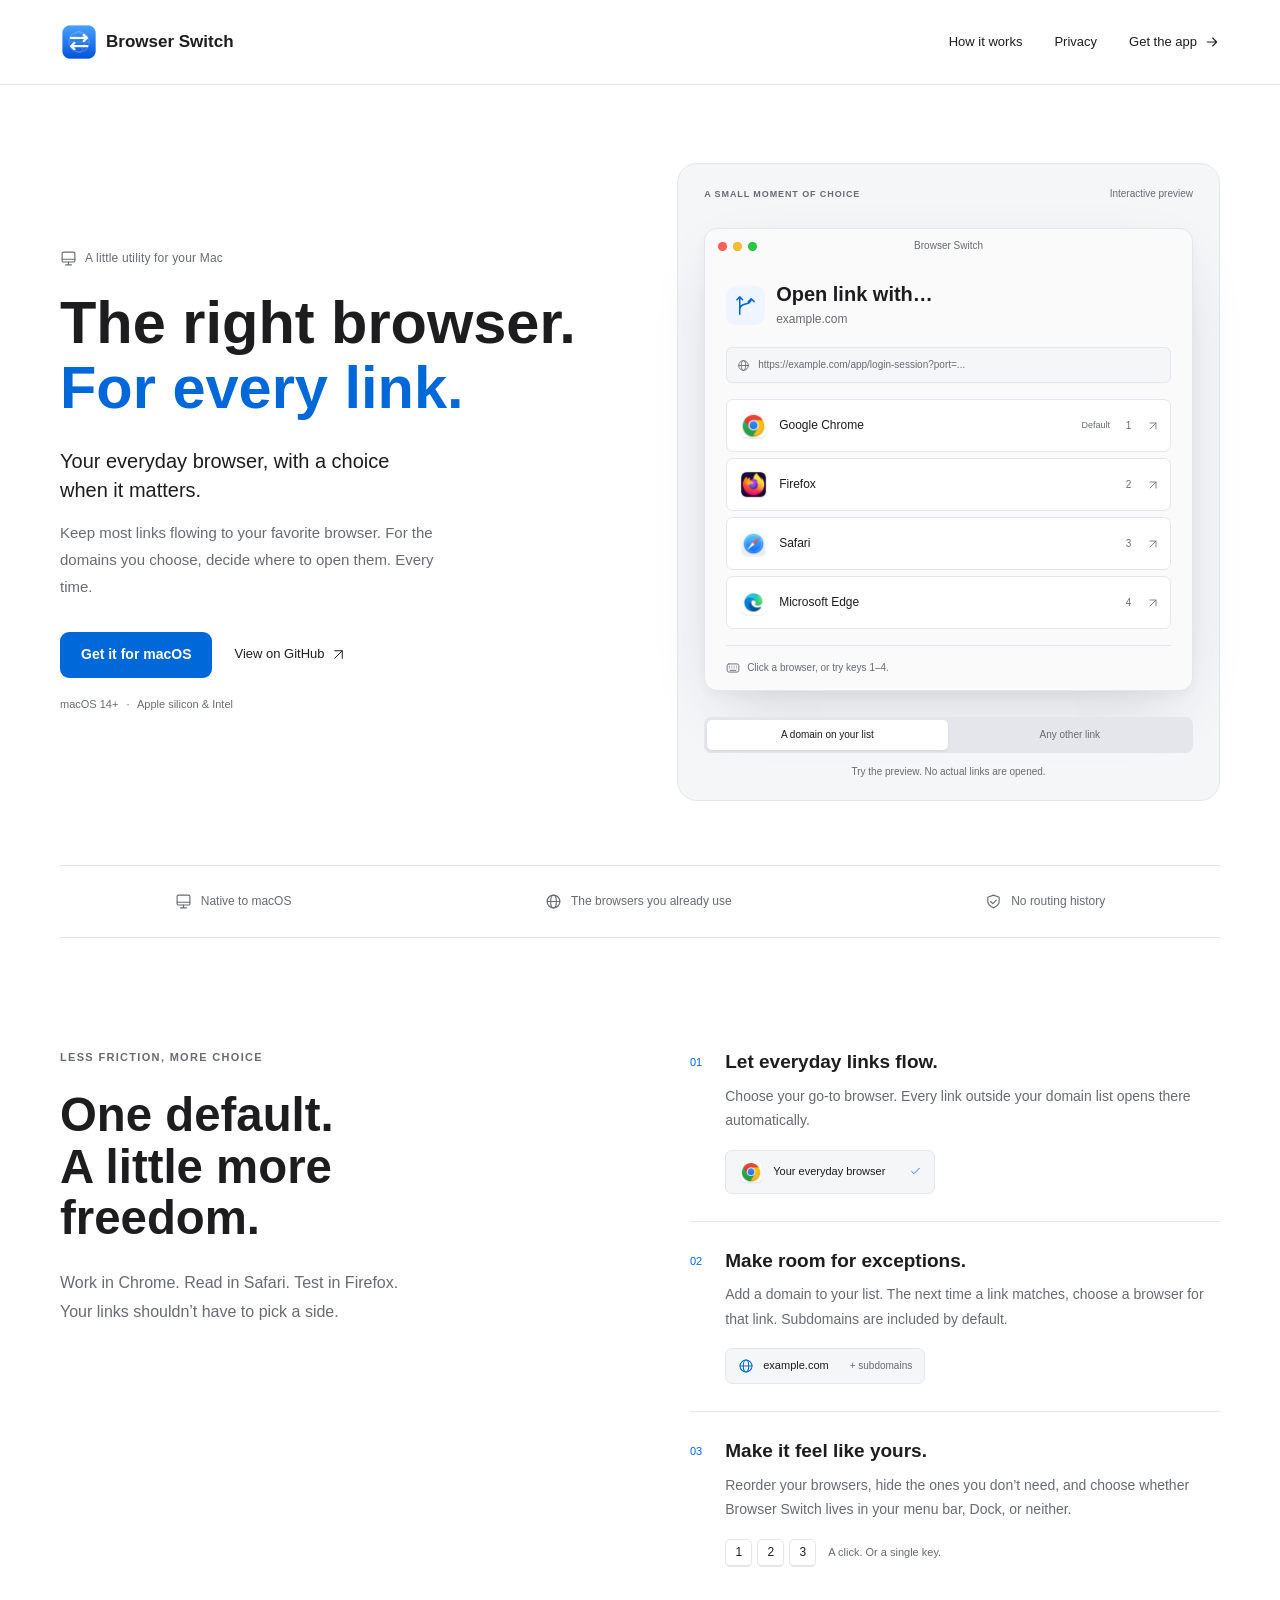
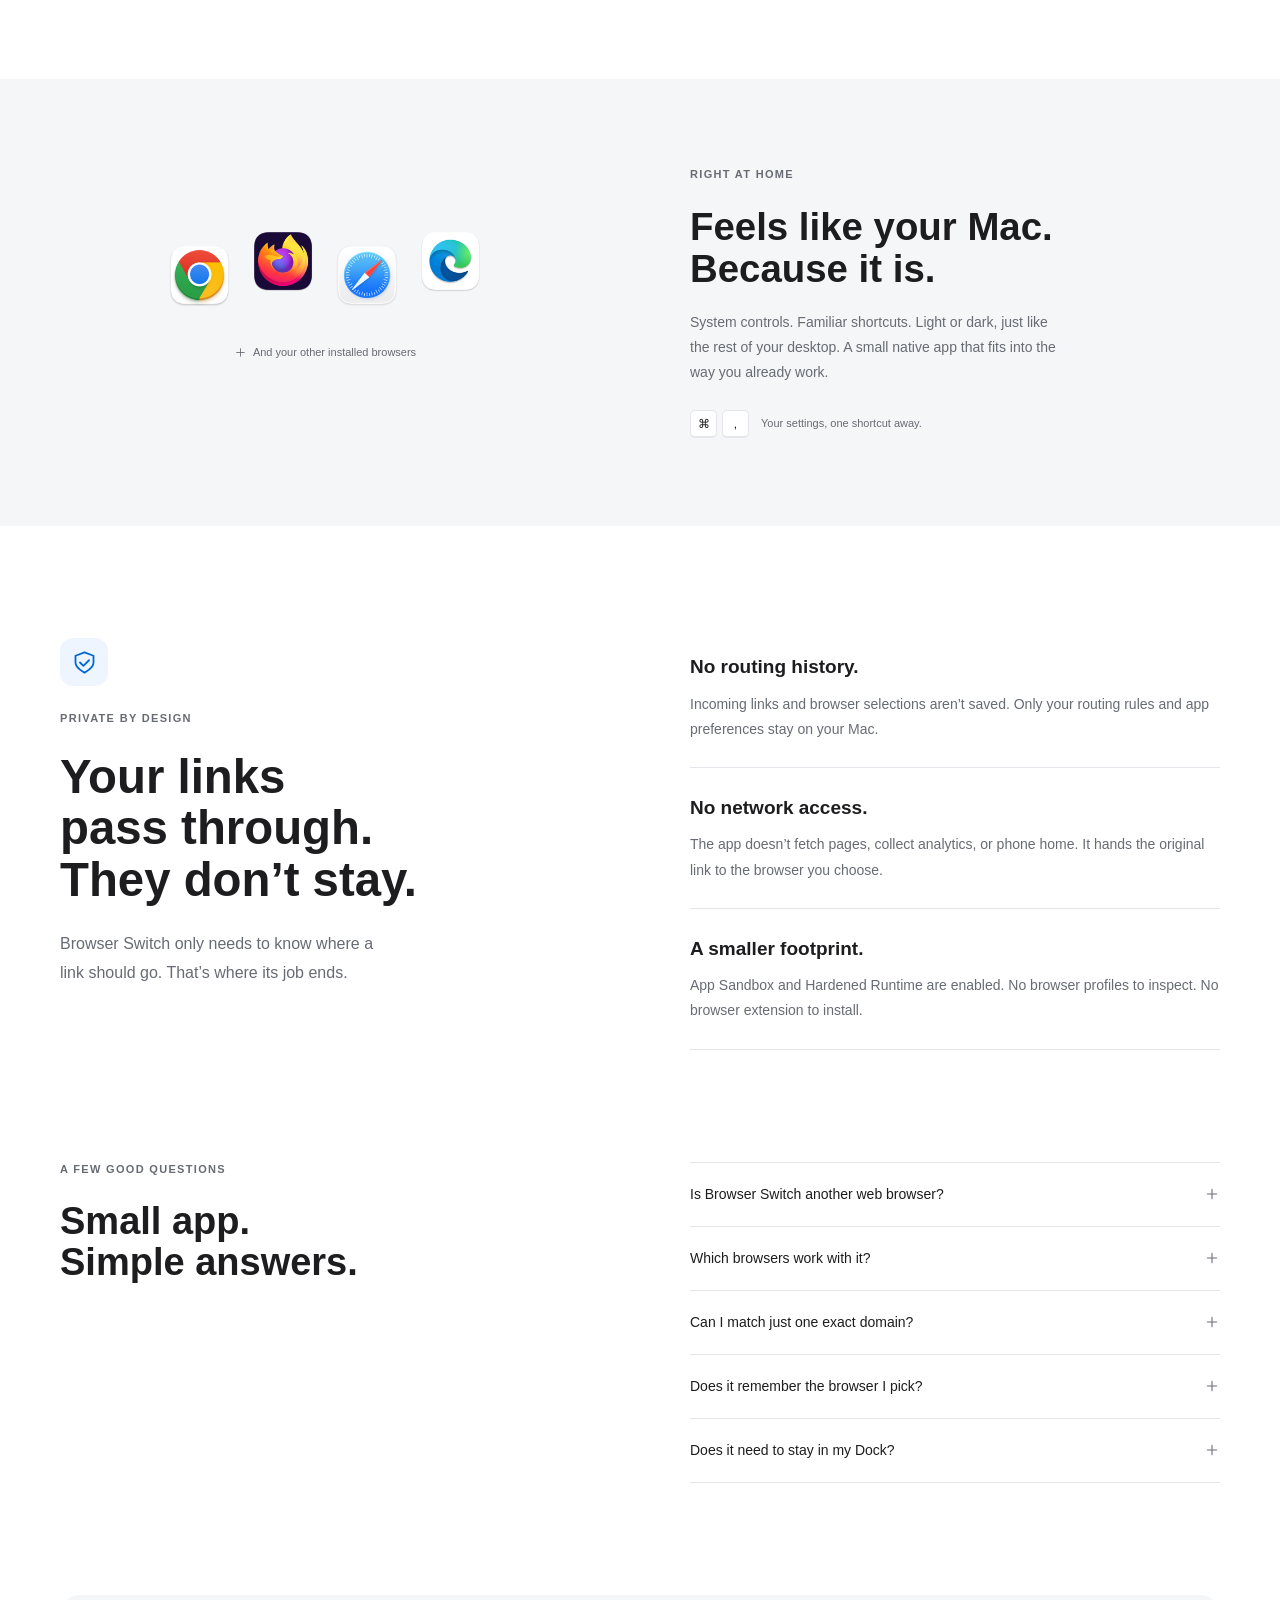
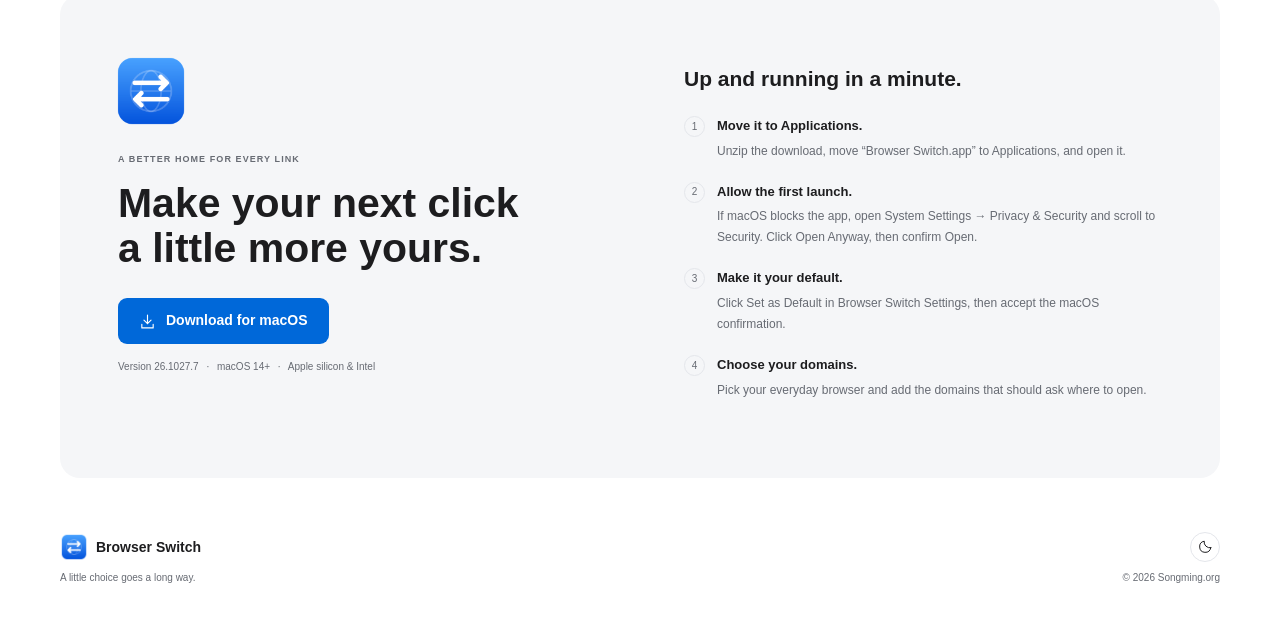
<file: web/index.html>
<!doctype html>
<html lang="en-US">
<head>
  <meta charset="utf-8">
  <meta name="viewport" content="width=device-width, initial-scale=1">
  <meta name="color-scheme" content="light dark">
  <meta name="description" content="Your everyday browser, with a choice when it matters. Browser Switch is a private, native macOS app that sends each link to the browser you want.">
  <meta http-equiv="Content-Security-Policy" content="default-src 'none'; script-src 'self'; style-src 'self'; img-src 'self'; base-uri 'none'; form-action 'none'">
  <meta name="referrer" content="no-referrer">
  <script src="./redirect.js"></script>
  <meta property="og:type" content="website">
  <meta property="og:title" content="Browser Switch — The right browser for every link.">
  <meta property="og:description" content="Your everyday browser, with a choice when it matters. A small, private app for your Mac.">
  <meta property="og:url" content="https://browser-switch.songming.org/">
  <meta property="og:image" content="https://browser-switch.songming.org/assets/browser-switch.png">
  <meta name="twitter:card" content="summary">
  <link rel="canonical" href="https://browser-switch.songming.org/">
  <link rel="icon" type="image/png" href="./assets/browser-switch.png">
  <link rel="apple-touch-icon" href="./assets/browser-switch.png">
  <link rel="stylesheet" href="./style.css">
  <script src="./site.js" defer></script>
  <title>Browser Switch — The right browser for every link.</title>
</head>
<body>
  <svg class="icon-definitions" xmlns="http://www.w3.org/2000/svg" aria-hidden="true">
    <symbol id="arrow" viewBox="0 0 24 24"><path d="M5 12h14m-6-6 6 6-6 6"/></symbol>
    <symbol id="external" viewBox="0 0 24 24"><path d="M6 18 18 6M6 6h12v12"/></symbol>
    <symbol id="download" viewBox="0 0 24 24"><path d="M12 3v12m-5-5 5 5 5-5M4 16v5h16v-5"/></symbol>
    <symbol id="branch" viewBox="0 0 24 24"><path d="M6 21V3m0 13c0-8 12-3 12-11m-3 3 3-3 3 3M3 6l3-3 3 3"/></symbol>
    <symbol id="check" viewBox="0 0 24 24"><path d="m5 12 4 4L19 6"/></symbol>
    <symbol id="shield" viewBox="0 0 24 24"><path d="m12 3 8 3v6c0 5-8 9-8 9s-8-4-8-9V6l8-3Z"/><path d="m8 12 3 3 5-5"/></symbol>
    <symbol id="mac" viewBox="0 0 24 24"><rect x="3" y="3" width="18" height="14" rx="2"/><path d="M8 21h8m-4-4v4M3 13h18"/></symbol>
    <symbol id="globe" viewBox="0 0 24 24"><circle cx="12" cy="12" r="9"/><ellipse cx="12" cy="12" rx="4" ry="9"/><path d="M3 12h18"/></symbol>
    <symbol id="keyboard" viewBox="0 0 24 24"><rect x="2" y="5" width="20" height="14" rx="3"/><path d="M6 9h.01M10 9h.01M14 9h.01M18 9h.01M6 12h.01M10 12h.01M14 12h.01M18 12h.01M7 16h10"/></symbol>
    <symbol id="sun" viewBox="0 0 24 24"><circle cx="12" cy="12" r="4"/><path d="M12 2v2m0 16v2M2 12h2m16 0h2M5 5l1.5 1.5m11 11L19 19M5 19l1.5-1.5m11-11L19 5"/></symbol>
    <symbol id="moon" viewBox="0 0 24 24"><path d="M20.5 14A9 9 0 0 1 10 3.5 9 9 0 1 0 20.5 14Z"/></symbol>
    <symbol id="plus" viewBox="0 0 24 24"><path d="M12 5v14M5 12h14"/></symbol>
  </svg>

  <a class="skip-link" href="#main">Skip to content</a>
  <header class="site-header">
    <nav class="navigation wrap" aria-label="Main navigation">
      <a class="wordmark" href="./index.html" aria-label="Browser Switch home">
        <img src="./assets/browser-switch.png" width="38" height="38" alt="">
        <span>Browser Switch</span>
      </a>
      <div class="nav-links">
        <a class="nav-detail" href="#how-it-works">How it works</a>
        <a class="nav-detail" href="#privacy">Privacy</a>
        <a class="nav-download" href="#get-started">Get the app <svg class="icon"><use href="#arrow"/></svg></a>
      </div>
    </nav>
  </header>

  <main id="main">
    <section class="hero wrap" aria-labelledby="hero-title">
      <div class="hero-copy">
        <p class="eyebrow"><svg class="icon"><use href="#mac"/></svg> A little utility for your Mac</p>
        <h1 id="hero-title">The right browser.<br><span>For every link.</span></h1>
        <p class="hero-description">Your everyday browser, with a choice when it matters.</p>
        <p class="hero-detail">Keep most links flowing to your favorite browser. For the domains you choose, decide where to open them. Every time.</p>
        <div class="hero-actions">
          <a class="button button-primary" href="#get-started">Get it for macOS</a>
          <a class="text-link" href="https://github.com/sd800/browser-switch">View on GitHub <svg class="icon"><use href="#external"/></svg></a>
        </div>
        <p class="compatibility">macOS 14+ <span>·</span> Apple silicon &amp; Intel</p>
      </div>

      <div class="demo" id="demo" aria-label="Interactive link routing preview">
        <div class="demo-topline"><span class="small-label">A SMALL MOMENT OF CHOICE</span><span class="preview-label">Interactive preview</span></div>
        <div class="demo-stage">
          <div class="picker-window" id="preview-panel" role="tabpanel" aria-labelledby="ask-tab" tabindex="0">
            <div class="window-toolbar" aria-hidden="true"><i></i><i></i><i></i><span>Browser Switch</span></div>
            <div class="picker-content">
              <div class="picker-heading"><span class="branch-icon"><svg class="icon"><use href="#branch"/></svg></span><div><h2 id="picker-title">Open link with…</h2><p id="picker-domain">example.com</p></div></div>
              <div class="url-preview"><svg class="icon"><use href="#globe"/></svg><span id="preview-url">https://example.com/app/login-session?port=...</span></div>
              <div id="browser-choices" class="browser-choices">
                <button class="browser-row" type="button" data-browser="Google Chrome" aria-label="Preview opening in Google Chrome, shortcut 1"><img src="./assets/chrome.png" alt="" width="36" height="36"><span>Google Chrome</span><span class="default-label">Default</span><kbd>1</kbd><svg class="icon"><use href="#external"/></svg></button>
                <button class="browser-row" type="button" data-browser="Firefox" aria-label="Preview opening in Firefox, shortcut 2"><img src="./assets/firefox.png" alt="" width="36" height="36"><span>Firefox</span><kbd>2</kbd><svg class="icon"><use href="#external"/></svg></button>
                <button class="browser-row" type="button" data-browser="Safari" aria-label="Preview opening in Safari, shortcut 3"><img src="./assets/safari.png" alt="" width="36" height="36"><span>Safari</span><kbd>3</kbd><svg class="icon"><use href="#external"/></svg></button>
                <button class="browser-row" type="button" data-browser="Microsoft Edge" aria-label="Preview opening in Microsoft Edge, shortcut 4"><img src="./assets/edge.png" alt="" width="36" height="36"><span>Microsoft Edge</span><kbd>4</kbd><svg class="icon"><use href="#external"/></svg></button>
              </div>
              <div class="automatic-route" id="automatic-route" hidden>
                <div class="route-illustration" aria-hidden="true"><img src="./assets/browser-switch.png" width="60" height="60" alt=""><svg class="icon"><use href="#arrow"/></svg><img src="./assets/chrome.png" width="60" height="60" alt=""></div>
                <h3>Straight to your default.</h3><p>This domain isn’t on your list, so the link opens in Google Chrome.</p><span class="route-check"><svg class="icon"><use href="#check"/></svg> No extra click needed</span>
              </div>
              <div class="picker-footer"><svg class="icon"><use href="#keyboard"/></svg><span id="picker-hint">Click a browser, or try keys 1–4.</span></div>
            </div>
          </div>
        </div>
        <div class="demo-tabs" role="tablist" aria-label="Try a routing example">
          <button id="ask-tab" type="button" role="tab" aria-selected="true" aria-controls="preview-panel" data-route="ask">A domain on your list</button>
          <button id="default-tab" type="button" role="tab" aria-selected="false" aria-controls="preview-panel" tabindex="-1" data-route="default">Any other link</button>
        </div>
        <p class="demo-status" id="demo-status" role="status" aria-live="polite">Try the preview. No actual links are opened.</p>
        <noscript><p class="demo-status">Enable JavaScript to try the interactive preview.</p></noscript>
      </div>
    </section>

    <div class="reassurance wrap" aria-label="At a glance">
      <span><svg class="icon"><use href="#mac"/></svg> Native to macOS</span>
      <span><svg class="icon"><use href="#globe"/></svg> The browsers you already use</span>
      <span><svg class="icon"><use href="#shield"/></svg> No routing history</span>
    </div>

    <section class="how-section wrap section" id="how-it-works" aria-labelledby="how-title">
      <div class="section-intro"><p class="eyebrow">LESS FRICTION, MORE CHOICE</p><h2 id="how-title">One default.<br>A little more freedom.</h2><p>Work in Chrome. Read in Safari. Test in Firefox. Your links shouldn’t have to pick a side.</p></div>
      <div class="flow-details">
        <article class="flow-item"><span class="step-number">01</span><div><h3>Let everyday links flow.</h3><p>Choose your go-to browser. Every link outside your domain list opens there automatically.</p><div class="inline-example"><img src="./assets/chrome.png" width="26" height="26" alt=""><span>Your everyday browser</span><svg class="icon"><use href="#check"/></svg></div></div></article>
        <article class="flow-item"><span class="step-number">02</span><div><h3>Make room for exceptions.</h3><p>Add a domain to your list. The next time a link matches, choose a browser for that link. Subdomains are included by default.</p><div class="domain-example"><svg class="icon"><use href="#globe"/></svg><span>example.com</span><span class="subdomain-label">+ subdomains</span></div></div></article>
        <article class="flow-item"><span class="step-number">03</span><div><h3>Make it feel like yours.</h3><p>Reorder your browsers, hide the ones you don’t need, and choose whether Browser Switch lives in your menu bar, Dock, or neither.</p><div class="keyboard-example"><kbd>1</kbd><kbd>2</kbd><kbd>3</kbd><span>A click. Or a single key.</span></div></div></article>
      </div>
    </section>

    <section class="native-section" aria-labelledby="native-title">
      <div class="native-inner wrap">
        <div class="native-art" aria-hidden="true"><div class="browser-family"><img src="./assets/chrome.png" width="76" height="76" alt=""><img src="./assets/firefox.png" width="76" height="76" alt=""><img src="./assets/safari.png" width="76" height="76" alt=""><img src="./assets/edge.png" width="76" height="76" alt=""></div><div class="native-caption"><svg class="icon"><use href="#plus"/></svg> And your other installed browsers</div></div>
        <div class="native-copy"><p class="eyebrow">RIGHT AT HOME</p><h2 id="native-title">Feels like your Mac.<br>Because it is.</h2><p>System controls. Familiar shortcuts. Light or dark, just like the rest of your desktop. A small native app that fits into the way you already work.</p><span class="native-shortcut"><kbd>⌘</kbd><kbd>,</kbd><span>Your settings, one shortcut away.</span></span></div>
      </div>
    </section>

    <section class="privacy-section wrap section" id="privacy" aria-labelledby="privacy-title">
      <div class="section-intro"><span class="privacy-symbol"><svg class="icon"><use href="#shield"/></svg></span><p class="eyebrow">PRIVATE BY DESIGN</p><h2 id="privacy-title">Your links pass through.<br>They don’t stay.</h2><p>Browser Switch only needs to know where a link should go. That’s where its job ends.</p></div>
      <dl class="privacy-details"><div><dt>No routing history.</dt><dd>Incoming links and browser selections aren’t saved. Only your routing rules and app preferences stay on your Mac.</dd></div><div><dt>No network access.</dt><dd>The app doesn’t fetch pages, collect analytics, or phone home. It hands the original link to the browser you choose.</dd></div><div><dt>A smaller footprint.</dt><dd>App Sandbox and Hardened Runtime are enabled. No browser profiles to inspect. No browser extension to install.</dd></div></dl>
    </section>

    <section class="questions wrap section" aria-labelledby="questions-title">
      <div class="section-intro"><p class="eyebrow">A FEW GOOD QUESTIONS</p><h2 id="questions-title">Small app.<br>Simple answers.</h2></div>
      <div class="faq-list">
        <details><summary>Is Browser Switch another web browser?<svg class="icon"><use href="#plus"/></svg></summary><p>It registers as your default browser so macOS can send it links, then passes them to an installed browser. It doesn’t display web pages or replace the browsers you already use.</p></details>
        <details><summary>Which browsers work with it?<svg class="icon"><use href="#plus"/></svg></summary><p>Browser Switch discovers installed browsers through the macOS application registry, including Chrome, Firefox, Safari, and Microsoft Edge. You can hide options and customize their order in Settings.</p></details>
        <details><summary>Can I match just one exact domain?<svg class="icon"><use href="#plus"/></svg></summary><p>Yes. Domains added inline include subdomains. To match only an exact hostname, open the Domains page, press Command-N, and turn off Include subdomains before adding it.</p></details>
        <details><summary>Does it remember the browser I pick?<svg class="icon"><use href="#plus"/></svg></summary><p>Each choice is for the current link. The next matching link asks again. Links outside your domain list continue to use the default browser you set.</p></details>
        <details><summary>Does it need to stay in my Dock?<svg class="icon"><use href="#plus"/></svg></summary><p>No. The menu bar and persistent Dock icons can be turned on or off independently. With both off, reopen settings from Spotlight or Applications. macOS can launch Browser Switch when a link needs it.</p></details>
      </div>
    </section>

    <section class="get-started wrap" id="get-started" aria-labelledby="get-started-title">
      <div class="download-heading"><img src="./assets/browser-switch.png" width="76" height="76" alt="" loading="lazy"><p class="eyebrow">A BETTER HOME FOR EVERY LINK</p><h2 id="get-started-title">Make your next click<br>a little more yours.</h2><a class="button button-primary" href="https://github.com/sd800/browser-switch/releases/download/26.1027.7/Browser-Switch-26.1027.7.zip"><svg class="icon"><use href="#download"/></svg> Download for macOS</a><p class="download-meta">Version 26.1027.7 <span>·</span> macOS 14+ <span>·</span> Apple silicon &amp; Intel</p></div>
      <div class="installation" id="installation">
        <h3>Up and running in a minute.</h3>
        <ol>
          <li><strong>Move it to Applications.</strong><span>Unzip the download, move “Browser Switch.app” to Applications, and open it.</span></li>
          <li><strong>Allow the first launch.</strong><span>If macOS blocks the app, open System Settings → Privacy &amp; Security and scroll to Security. Click Open Anyway, then confirm Open.</span></li>
          <li><strong>Make it your default.</strong><span>Click Set as Default in Browser Switch Settings, then accept the macOS confirmation.</span></li>
          <li><strong>Choose your domains.</strong><span>Pick your everyday browser and add the domains that should ask where to open.</span></li>
        </ol>
      </div>
    </section>
  </main>

  <footer class="site-footer wrap">
    <a class="wordmark" href="./index.html"><img src="./assets/browser-switch.png" width="28" height="28" alt=""><span>Browser Switch</span></a>
    <button class="theme-toggle" id="theme-toggle" type="button" aria-label="Switch to dark appearance" hidden><svg class="icon theme-moon"><use href="#moon"/></svg><svg class="icon theme-sun"><use href="#sun"/></svg></button>
    <p>A little choice goes a long way.</p>
    <p class="copyright">© 2026 Songming.org</p>
  </footer>
</body>
</html>
</file>
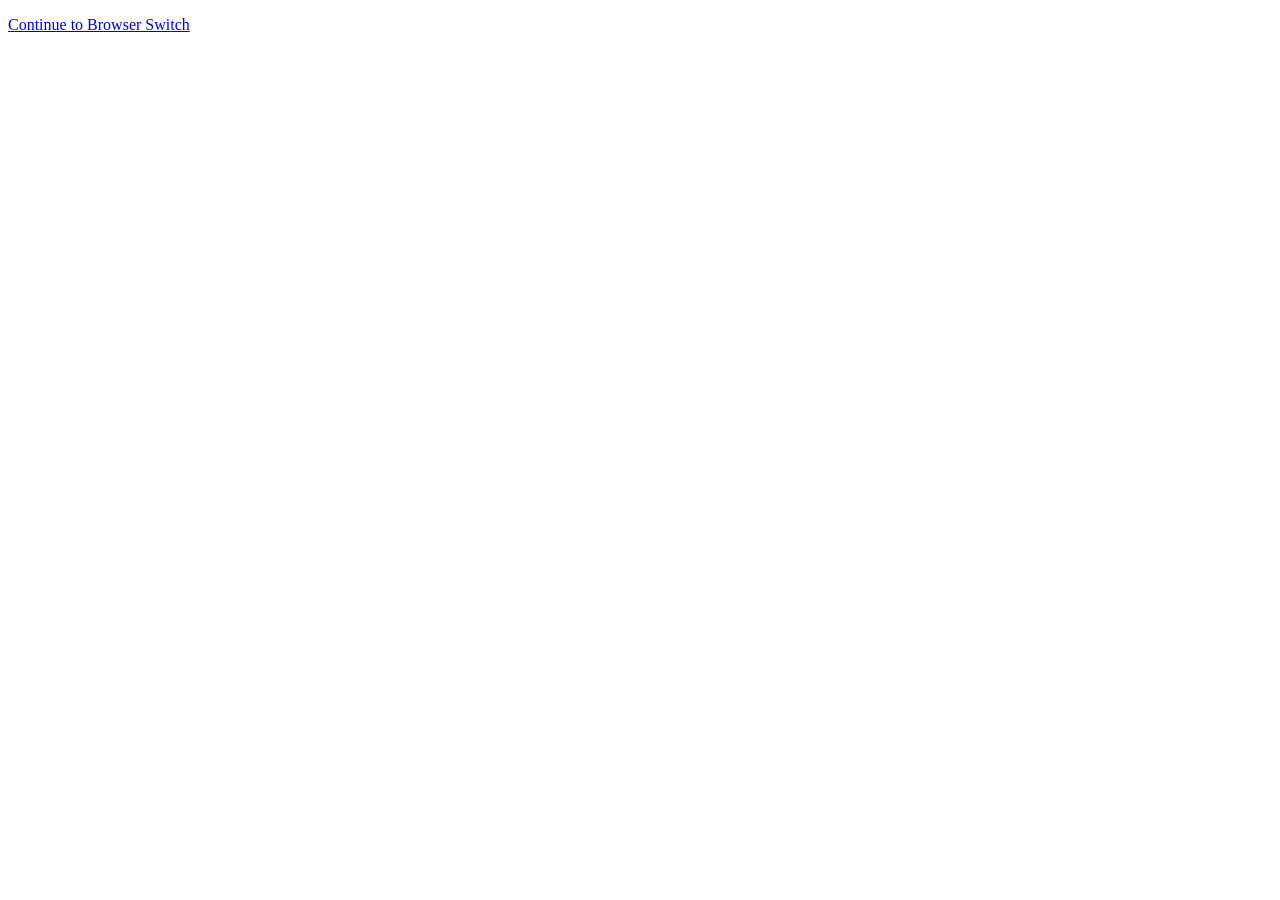
<file: web/index/index.html>
<!doctype html>
<html lang="en-US">
<head>
  <meta charset="utf-8">
  <meta name="viewport" content="width=device-width, initial-scale=1">
  <meta name="color-scheme" content="light dark">
  <meta http-equiv="Content-Security-Policy" content="default-src 'none'; script-src 'self'; style-src 'self'; base-uri 'none'; form-action 'none'">
  <meta name="referrer" content="no-referrer">
  <link rel="canonical" href="https://browser-switch.songming.org/">
  <script src="../redirect.js"></script>
  <noscript><meta http-equiv="refresh" content="0; url=/"></noscript>
  <title>Redirecting — Browser Switch</title>
</head>
<body><p><a href="/">Continue to Browser Switch</a></p></body>
</html>
</file>
<file: web/style.css>
:root {
  color-scheme: light dark;
  --background: #fff;
  --surface: #f5f6f8;
  --window: #fafafa;
  --row: #fff;
  --text: #1d1d1f;
  --muted: #676b73;
  --subtle: #737881;
  --line: #e4e6eb;
  --accent: #0068d9;
  --accent-hover: #0057ba;
  --soft-blue: #eef5fe;
  --button-text: #fff;
  --shadow: 0 24px 64px -20px #1b2a4333, 0 4px 12px #1b2a4308;
  font-family: -apple-system, BlinkMacSystemFont, "Segoe UI", sans-serif;
  font-size: 15px;
  font-synthesis: none;
  -webkit-font-smoothing: antialiased;
}
@media (prefers-color-scheme: dark) {
  :root:not([data-theme="light"]) {
    --background: #151618; --surface: #1d1f23; --window: #24262b; --row: #2c2e34;
    --text: #f3f3f5; --muted: #b0b3bc; --subtle: #9b9faa; --line: #35383f;
    --accent: #6aaaff; --accent-hover: #91c0ff; --soft-blue: #1b293c; --button-text: #0d1d32;
    --shadow: 0 24px 64px -16px #0008, 0 4px 12px #0002;
  }
}
:root[data-theme="dark"] {
  color-scheme: dark;
  --background: #151618; --surface: #1d1f23; --window: #24262b; --row: #2c2e34;
  --text: #f3f3f5; --muted: #b0b3bc; --subtle: #9b9faa; --line: #35383f;
  --accent: #6aaaff; --accent-hover: #91c0ff; --soft-blue: #1b293c; --button-text: #0d1d32;
  --shadow: 0 24px 64px -16px #0008, 0 4px 12px #0002;
}
:root[data-theme="light"] { color-scheme: light; }
*, *::before, *::after { box-sizing: border-box; }
html { scroll-behavior: smooth; scroll-padding-top: 100px; }
body { margin: 0; background: var(--background); color: var(--text); line-height: 1.6; }
button, a { -webkit-tap-highlight-color: transparent; }
button { font: inherit; color: inherit; cursor: pointer; }
a { color: inherit; text-decoration: none; }
button, a, summary { touch-action: manipulation; }
a:hover { color: var(--accent); }
:focus-visible { outline: 3px solid var(--accent); outline-offset: 5px; }
button:focus:not(:focus-visible), [tabindex="0"]:focus:not(:focus-visible) { outline: none; }
img { display: block; max-width: 100%; height: auto; }
svg.icon { width: 20px; height: 20px; flex-shrink: 0; fill: none; stroke: currentColor; stroke-width: 1.6; stroke-linecap: round; stroke-linejoin: round; }
.icon-definitions { position: absolute; width: 0; height: 0; overflow: hidden; }
[hidden] { display: none !important; }
h1, h2, h3, p { margin: 0; }
h1, h2 { letter-spacing: normal; line-height: 1.09; font-weight: 650; text-wrap: balance; }
h2 { font-size: clamp(34px, 3.7vw, 48px); }
h3 { letter-spacing: normal; line-height: 1.3; font-weight: 600; }
.wrap { width: min(1160px, calc(100% - 96px)); margin-inline: auto; }
.section { padding-block: 112px; }
.skip-link { position: fixed; top: -100px; left: 20px; z-index: 10; padding: 10px 20px; color: var(--button-text); background: var(--accent); border-radius: 8px; }
.skip-link:focus { top: 12px; }
.site-header { border-bottom: 1px solid var(--line); }
.navigation { height: 84px; display: flex; align-items: center; justify-content: space-between; gap: 24px; }
.wordmark { display: inline-flex; align-items: center; gap: 8px; font-size: 17px; font-weight: 600; letter-spacing: normal; white-space: nowrap; }
.wordmark:hover { color: var(--text); }
.nav-links { display: flex; align-items: center; gap: 32px; font-size: 13px; font-weight: 500; }
.nav-download { display: inline-flex; align-items: center; gap: 7px; }
.nav-download svg.icon { width: 16px; height: 16px; }
.hero { display: grid; grid-template-columns: 1.03fr 1fr; align-items: center; gap: 58px; padding-block: 78px 64px; }
.eyebrow { display: flex; align-items: center; gap: 8px; margin-bottom: 24px; color: var(--muted); font-size: 11px; font-weight: 600; letter-spacing: .12em; line-height: 1.4; }
.hero .eyebrow { font-size: 12px; letter-spacing: .015em; font-weight: 500; }
.hero .eyebrow svg.icon { width: 17px; height: 17px; }
h1 { font-size: clamp(44px, 4.65vw, 63px); letter-spacing: normal; }
h1 span { color: var(--accent); }
.hero-description { font-size: 20px; line-height: 1.45; letter-spacing: normal; max-width: 350px; margin-top: 26px; font-weight: 500; }
.hero-detail { max-width: 390px; color: var(--muted); font-size: 15px; line-height: 1.8; margin-top: 14px; }
.hero-actions { display: flex; align-items: center; flex-wrap: wrap; gap: 22px; margin-top: 32px; }
.button { display: inline-flex; align-items: center; justify-content: center; gap: 10px; padding: 13px 21px; border-radius: 9px; font-size: 14px; font-weight: 550; line-height: 1.4; transition: background .18s, transform .18s; }
.button-primary { color: var(--button-text); background: var(--accent); }
.button-primary:hover { color: var(--button-text); background: var(--accent-hover); transform: translateY(-1px); }
.button svg.icon { width: 17px; height: 17px; }
.text-link { display: inline-flex; align-items: center; gap: 6px; font-size: 13px; font-weight: 500; }
.text-link svg.icon { width: 15px; height: 15px; transition: transform .18s; }
.text-link:hover svg { transform: translateX(2px); }
.compatibility { color: var(--muted); margin-top: 17px; font-size: 11px; line-height: 1.7; }
.compatibility span, .download-meta span { padding-inline: 5px; }
.compatibility a { text-decoration: underline; text-underline-offset: 3px; }
.demo { padding: 22px 26px 14px; border: 1px solid var(--line); border-radius: 20px; background: var(--surface); min-width: 0; }
.demo-topline { display: flex; justify-content: space-between; align-items: center; gap: 12px; color: var(--muted); font-size: 9px; }
.small-label { font-weight: 600; letter-spacing: .1em; }
.preview-label { font-size: 10px; }
.demo-stage { padding: 26px 0; }
.picker-window { border: 1px solid var(--line); border-radius: 13px; background: var(--window); box-shadow: var(--shadow); overflow: hidden; }
.window-toolbar { position: relative; display: flex; align-items: center; gap: 6px; height: 34px; padding: 0 13px; }
.window-toolbar i { display: block; border: 1px solid #0001; border-radius: 50%; width: 9px; height: 9px; background: #ff6058; }
.window-toolbar i:nth-child(2) { background: #ffbd2e; }
.window-toolbar i:nth-child(3) { background: #28c840; }
.window-toolbar > span { position: absolute; inset-inline: 70px; text-align: center; color: var(--muted); font-size: 10px; }
.picker-content { padding: 18px 21px 0; }
.picker-heading { display: flex; align-items: center; gap: 11px; margin-bottom: 18px; }
.branch-icon { width: 39px; height: 39px; border-radius: 10px; background: var(--soft-blue); color: var(--accent); display: grid; place-items: center; }
.branch-icon svg.icon { width: 23px; height: 23px; }
.picker-heading h2 { font-size: 20px; letter-spacing: normal; font-weight: 600; line-height: 1.3; }
.picker-heading p { color: var(--muted); font-size: 12px; margin-top: 3px; }
.url-preview { display: flex; align-items: center; gap: 8px; font-size: 10px; background: var(--surface); border: 1px solid var(--line); border-radius: 6px; color: var(--muted); padding: 9px 10px; margin-bottom: 16px; }
.url-preview span { overflow: hidden; text-overflow: ellipsis; white-space: nowrap; }
.url-preview svg.icon { width: 13px; height: 13px; }
.browser-choices { display: grid; gap: 6px; }
.browser-row { display: flex; width: 100%; align-items: center; gap: 10px; min-height: 53px; padding: 7px 11px; background: var(--row); border: 1px solid var(--line); border-radius: 7px; text-align: left; transition: border-color .15s, background .15s, transform .15s; }
.browser-row:hover, .browser-row.is-selected { border-color: var(--accent); background: var(--soft-blue); }
.browser-row:active { transform: scale(.985); }
.browser-row img { width: 31px; height: 31px; object-fit: contain; }
.browser-row > span:first-of-type { font-size: 12px; font-weight: 500; margin-right: auto; }
.default-label { font-size: 9px; color: var(--muted); }
kbd { display: inline-grid; place-items: center; border: 1px solid var(--line); border-bottom-width: 2px; border-radius: 5px; background: var(--row); font-family: inherit; font-size: 12px; min-width: 27px; height: 28px; line-height: 1; }
.browser-row kbd { min-width: 17px; height: 21px; font-size: 10px; border: 0; background: transparent; color: var(--muted); }
.browser-row > svg.icon { width: 12px; height: 12px; color: var(--muted); }
.picker-footer { display: flex; align-items: center; gap: 7px; height: 45px; color: var(--muted); font-size: 10px; margin-top: 16px; border-top: 1px solid var(--line); }
.picker-footer svg.icon { width: 14px; height: 14px; }
.automatic-route { height: 230px; display: flex; flex-direction: column; align-items: center; justify-content: center; text-align: center; }
.route-illustration { display: flex; align-items: center; gap: 20px; margin-bottom: 20px; }
.route-illustration > svg { color: var(--accent); }
.automatic-route h3 { font-size: 17px; }
.automatic-route p { color: var(--muted); font-size: 12px; max-width: 230px; margin-top: 7px; }
.route-check { display: flex; align-items: center; gap: 5px; font-size: 10px; color: var(--accent); margin-top: 17px; }
.route-check svg.icon { width: 14px; height: 14px; }
.demo-tabs { display: flex; padding: 3px; background: var(--line); border-radius: 7px; gap: 2px; }
.demo-tabs button { flex: 1; border: 0; padding: 8px 5px; border-radius: 5px; color: var(--muted); font-size: 10px; line-height: 1.35; background: transparent; }
.demo-tabs button[aria-selected="true"] { background: var(--row); color: var(--text); box-shadow: 0 1px 3px #0001; }
.demo-status { min-height: 33px; padding-top: 11px; text-align: center; color: var(--muted); font-size: 10px; line-height: 1.5; }
.reassurance { display: flex; align-items: center; justify-content: space-around; gap: 24px; padding: 26px 0; border-block: 1px solid var(--line); color: var(--muted); font-size: 12px; }
.reassurance > span { display: inline-flex; align-items: center; gap: 9px; }
.reassurance .icon { width: 17px; height: 17px; }
.how-section, .privacy-section, .questions { display: grid; grid-template-columns: 1fr 1fr; gap: 100px; }
.section-intro { max-width: 425px; }
.section-intro > p:not(.eyebrow) { max-width: 340px; margin-top: 25px; color: var(--muted); font-size: 16px; line-height: 1.8; }
.flow-item { display: flex; gap: 23px; padding-block: 27px; border-top: 1px solid var(--line); }
.flow-item:first-child { padding-top: 0; border-top: 0; }
.flow-item:last-child { padding-bottom: 0; }
.step-number { color: var(--accent); font-size: 11px; line-height: 24px; font-variant-numeric: tabular-nums; }
.flow-item h3 { font-size: 19px; }
.flow-item p { font-size: 14px; line-height: 1.75; color: var(--muted); margin-top: 9px; }
.inline-example, .domain-example { display: inline-flex; gap: 9px; align-items: center; padding: 8px 12px; border: 1px solid var(--line); border-radius: 7px; background: var(--surface); font-size: 11px; margin-top: 17px; }
.inline-example .icon { width: 13px; height: 13px; color: var(--accent); margin-left: 15px; }
.domain-example > svg { width: 16px; height: 16px; color: var(--accent); }
.subdomain-label { color: var(--muted); margin-left: 12px; font-size: 10px; }
.keyboard-example { display: flex; align-items: center; gap: 5px; margin-top: 17px; }
.keyboard-example span { margin-left: 7px; font-size: 11px; color: var(--muted); }
.native-section { background: var(--surface); }
.native-inner { display: grid; grid-template-columns: 1fr 1fr; gap: 100px; padding-block: 88px; align-items: center; }
.native-art { text-align: center; }
.browser-family { display: flex; justify-content: center; gap: 12px; }
.browser-family img:nth-child(2n) { transform: translateY(-14px); }
.browser-family img { width: clamp(46px, 5.6vw, 76px); }
.native-caption { display: inline-flex; align-items: center; gap: 6px; margin-top: 33px; color: var(--muted); font-size: 11px; }
.native-caption svg.icon { width: 13px; height: 13px; }
.native-copy h2 { font-size: clamp(32px, 3vw, 40px); }
.native-copy > p:not(.eyebrow) { margin-top: 20px; color: var(--muted); font-size: 14px; line-height: 1.8; max-width: 370px; }
.native-shortcut { display: flex; align-items: center; gap: 5px; margin-top: 25px; }
.native-shortcut > span { color: var(--muted); font-size: 11px; margin-left: 7px; }
.privacy-symbol { display: inline-grid; place-items: center; width: 48px; height: 48px; color: var(--accent); background: var(--soft-blue); border-radius: 13px; margin-bottom: 25px; }
.privacy-symbol .icon { width: 27px; height: 27px; }
.privacy-details { margin: 14px 0 0; }
.privacy-details > div { padding-block: 25px; border-bottom: 1px solid var(--line); }
.privacy-details > div:first-child { padding-top: 0; }
.privacy-details dt { font-size: 19px; letter-spacing: normal; font-weight: 600; }
.privacy-details dd { font-size: 14px; line-height: 1.8; color: var(--muted); margin: 9px 0 0; }
.questions { padding-top: 0; }
.questions h2 { font-size: 38px; }
.faq-list details { border-bottom: 1px solid var(--line); }
.faq-list details:first-child { border-top: 1px solid var(--line); }
summary { display: flex; align-items: center; justify-content: space-between; gap: 18px; list-style: none; cursor: pointer; font-size: 14px; font-weight: 500; line-height: 1.5; padding-block: 21px; }
summary::-webkit-details-marker { display: none; }
summary svg.icon { width: 16px; height: 16px; color: var(--muted); }
details[open] > summary svg { transform: rotate(45deg); }
.faq-list details p { padding: 0 25px 22px 0; color: var(--muted); font-size: 13px; line-height: 1.85; }
.get-started { display: grid; grid-template-columns: 1fr 1fr; gap: 88px; background: var(--surface); padding: 58px; border-radius: 20px; }
.download-heading > img { margin-left: -5px; margin-bottom: 24px; }
.download-heading .eyebrow { font-size: 9px; margin-bottom: 16px; }
.download-heading h2 { font-size: clamp(32px, 3.2vw, 43px); }
.download-heading .button { margin-top: 28px; }
.download-meta { margin-top: 15px; font-size: 10px; color: var(--muted); }
.installation { padding-top: 12px; }
.installation > h3 { font-size: 21px; margin-bottom: 23px; }
.installation ol { list-style: none; margin: 0; padding: 0; counter-reset: installation; }
.installation li { position: relative; padding-left: 33px; margin-bottom: 19px; font-size: 12px; line-height: 1.75; counter-increment: installation; }
.installation li::before { content: counter(installation); position: absolute; left: 0; top: 1px; display: grid; place-items: center; width: 21px; height: 21px; border: 1px solid var(--line); border-radius: 50%; font-size: 10px; color: var(--muted); }
.installation li strong { display: block; font-size: 13px; font-weight: 600; margin-bottom: 3px; }
.installation li > span { color: var(--muted); }
.site-footer { display: grid; grid-template-columns: minmax(0, 1fr) auto; gap: 8px 28px; align-items: center; padding-block: 54px 40px; }
.site-footer .wordmark { grid-area: 1 / 1; justify-self: start; font-size: 14px; }
.site-footer .theme-toggle { grid-area: 1 / 2; justify-self: end; }
.site-footer p { grid-area: 2 / 1; color: var(--muted); font-size: 10px; margin: 0; }
.site-footer .copyright { grid-column: 2; text-align: right; white-space: nowrap; }
.theme-toggle { display: grid; place-items: center; width: 30px; height: 30px; background: transparent; border: 1px solid var(--line); border-radius: 50%; }
.theme-toggle:hover { background: var(--surface); }
.theme-toggle .icon { width: 15px; height: 15px; }
.theme-sun { display: none; }
:root[data-theme="dark"] .theme-sun { display: block; }
:root[data-theme="dark"] .theme-moon { display: none; }
.not-found { min-height: 70vh; display: flex; flex-direction: column; align-items: center; justify-content: center; text-align: center; gap: 24px; }
.not-found p { color: var(--muted); }
@media (max-width: 1100px) {
  .hero { gap: 32px; }
  .wrap { width: calc(100% - 64px); }
  h1 { font-size: 48px; }
  .hero-actions { gap: 17px; }
  .hero-actions .text-link { font-size: 12px; }
  .demo { padding-inline: 18px; }
  .picker-content { padding-inline: 16px; }
  .small-label { font-size: 8px; }
  .how-section, .privacy-section, .questions, .native-inner { gap: 64px; }
  .get-started { gap: 50px; padding: 42px; }
}
@media (max-width: 800px) {
  .hero { grid-template-columns: 1fr; padding-top: 54px; gap: 40px; }
  .hero-copy { max-width: 560px; margin-inline: auto; text-align: center; }
  .hero .eyebrow { justify-content: center; }
  h1 { font-size: clamp(42px, 7vw, 62px); }
  .hero-description { margin-inline: auto; max-width: 400px; }
  .hero-detail { margin-inline: auto; max-width: 430px; }
  .hero-actions { justify-content: center; }
  .demo { width: min(460px, 100%); margin-inline: auto; padding-inline: 26px; }
  .small-label { font-size: 9px; }
  .picker-content { padding-inline: 21px; }
  .browser-row > span:first-of-type { font-size: 13px; }
  .reassurance { gap: 16px; font-size: 11px; }
  .section { padding-block: 76px; }
  .how-section, .privacy-section, .questions { grid-template-columns: 1fr; gap: 42px; }
  .section-intro { max-width: 540px; }
  .section-intro > p:not(.eyebrow) { max-width: 430px; }
  .flow-details { max-width: 570px; }
  .flow-item { gap: 24px; }
  .native-inner { gap: 38px; padding-block: 64px; }
  .native-copy h2 { font-size: 32px; }
  .browser-family { gap: 4px; flex-wrap: wrap; }
  .browser-family img { width: 52px; }
  .browser-family img:nth-child(2n) { transform: none; }
  .privacy-details { margin-top: 0; }
  .questions { padding-top: 0; }
  .get-started { grid-template-columns: 1fr; gap: 40px; padding: 38px; }
  .download-heading h2 { font-size: 40px; }
  .installation { max-width: 510px; padding-top: 0; }
}
@media (max-width: 520px) {
  .wrap { width: calc(100% - 40px); }
  .navigation { height: 72px; gap: 16px; }
  .wordmark { font-size: 16px; gap: 5px; }
  .wordmark > img { width: 32px; }
  .nav-detail { display: none; }
  .nav-links { gap: 0; font-size: 12px; }
  .nav-download { gap: 4px; }
  .nav-download svg.icon { width: 13px; }
  .hero { padding-block: 42px 38px; }
  h1 { font-size: clamp(34px, 8.5vw, 44px); }
  .hero .eyebrow { margin-bottom: 21px; }
  .hero-description { font-size: 19px; max-width: 300px; margin-top: 23px; }
  .hero-detail { font-size: 14px; }
  .hero-actions { flex-direction: column; gap: 17px; margin-top: 26px; }
  .button { padding: 13px 24px; }
  .compatibility { font-size: 10px; max-width: 300px; margin-inline: auto; }
  .demo { padding: 17px 14px 10px; border-radius: 14px; }
  .demo-stage { padding-block: 20px; }
  .demo-topline { gap: 5px; }
  .small-label { font-size: 8px; letter-spacing: .05em; }
  .preview-label { font-size: 9px; }
  .picker-content { padding-inline: 15px; }
  .picker-heading h2 { font-size: 20px; }
  .browser-row { gap: 7px; padding-inline: 9px; }
  .browser-row > span:first-of-type { font-size: 12px; }
  .browser-row img { width: 29px; height: 29px; }
  .default-label { font-size: 8px; }
  .browser-row > svg.icon { width: 10px; }
  .demo-status { min-height: 43px; font-size: 9px; }
  .reassurance { flex-wrap: wrap; justify-content: center; column-gap: 20px; row-gap: 13px; font-size: 10px; padding-block: 22px; }
  .reassurance .icon { width: 15px; height: 15px; }
  .section { padding-block: 60px; }
  .eyebrow { font-size: 10px; margin-bottom: 19px; }
  h2 { font-size: 36px; }
  .section-intro > p:not(.eyebrow) { font-size: 15px; margin-top: 20px; }
  .flow-item { gap: 18px; }
  .flow-item h3 { font-size: 18px; }
  .flow-item p { font-size: 13px; }
  .native-inner { grid-template-columns: 1fr; padding-block: 58px; gap: 42px; }
  .native-art { order: 1; }
  .native-copy { order: 0; }
  .browser-family { gap: 12px; }
  .browser-family img { width: 60px; }
  .native-caption { margin-top: 22px; }
  .privacy-details dt { font-size: 18px; }
  .privacy-details dd { font-size: 13px; }
  .questions { padding-top: 0; }
  .questions h2 { font-size: 34px; }
  summary { font-size: 13px; }
  .get-started { padding: 29px 23px; border-radius: 14px; }
  .download-heading h2 { font-size: 34px; }
  .download-meta { font-size: 9px; }
  .installation > h3 { font-size: 19px; }
  .site-footer { column-gap: 12px; padding-block: 38px 28px; }
}
@media (prefers-reduced-motion: reduce) {
  html { scroll-behavior: auto; }
  *, *::before, *::after { transition: none !important; }
}
</file>
